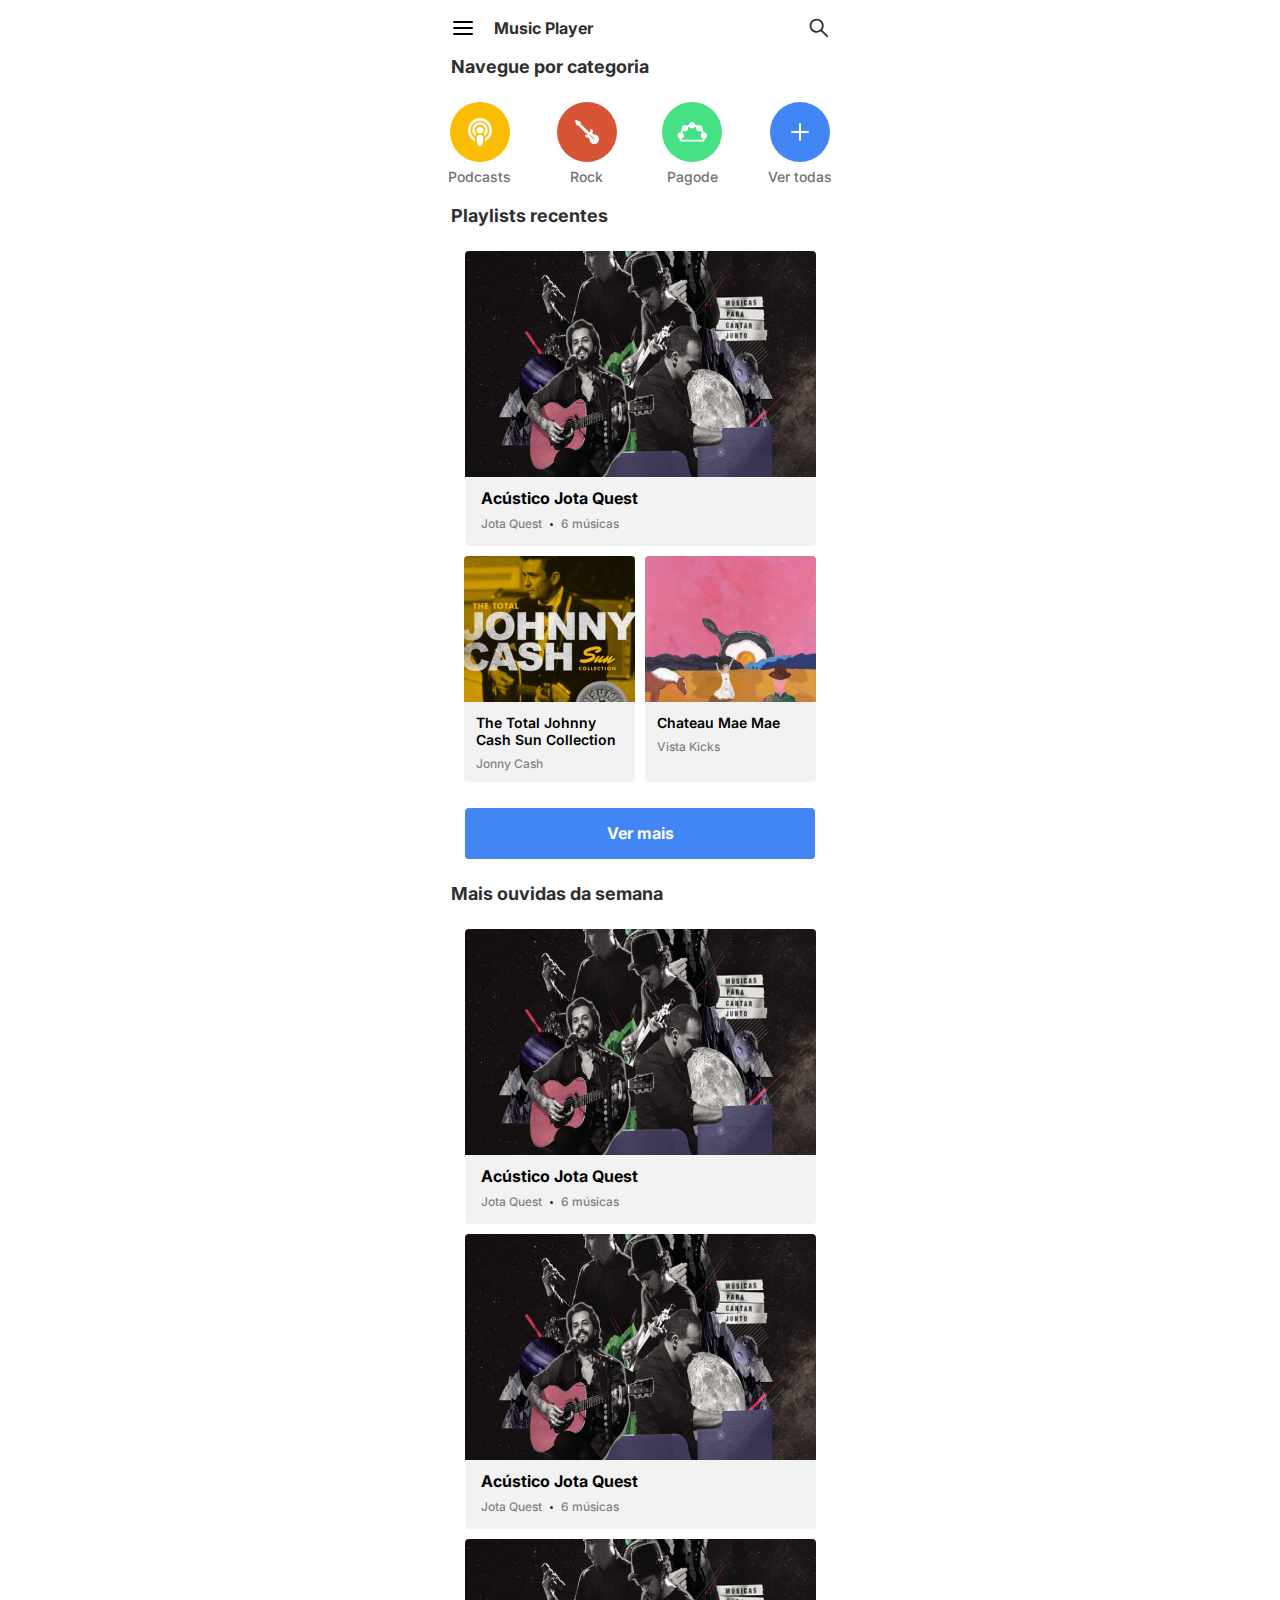
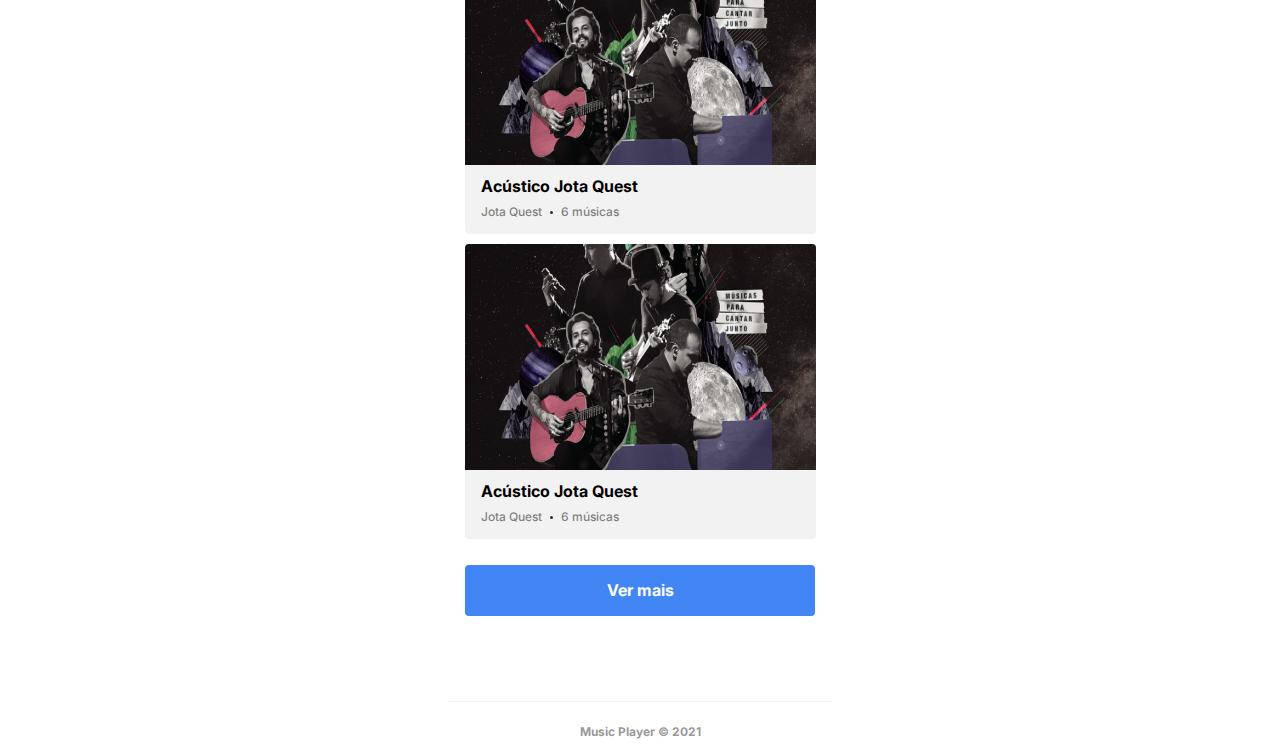
<file: index.html>
<!DOCTYPE html>
<html lang="pt-br">
  <head>
    <link rel="stylesheet" href="styles/pages/index.css" />
    <meta charset="UTF-8" />
    <meta http-equiv="X-UA-Compatible" content="IE=edge" />
    <meta name="viewport" content="width=device-width, initial-scale=1.0" />
    <title>Music Player App</title>
  </head>
  <body>
    <header class="menu-bar">
      <div class="menu-bar__left">
        <a href="#">
          <img src="assets/icons/menu.svg" alt="Menu" />
        </a>
        <h3 class="menu-bar__title">Music Player</h3>
      </div>
      <div class="menu-bar__right">
        <a class="menu-bar__search" href="#">
          <img src="assets/icons/search.svg" alt="Procurar" />
        </a>
      </div>
    </header>

    <section class="categories">
      <h2 class="section-title">Navegue por categoria</h2>
      <ul class="categories__list">
        <li class="categories__item">
          <div class="categories__icon categories__icon--podcasts">
            <img src="assets/icons/podcasts.svg" alt="Podcasts" />
          </div>
          <p class="categories__text">Podcasts</p>
        </li>
        <li class="categories__item">
          <div class="categories__icon categories__icon--rock">
            <img src="assets/icons/rock.svg" alt="Rock" />
          </div>
          <p class="categories__text">Rock</p>
        </li>
        <li class="categories__item">
          <div class="categories__icon categories__icon--pagode">
            <img src="assets/icons/pagode.svg" alt="Pagode" />
          </div>
          <p class="categories__text">Pagode</p>
        </li>
        <li class="categories__item">
          <div class="categories__icon categories__icon--all">
            <img src="assets/icons/plus.svg" alt="Ver mais" />
          </div>
          <p class="categories__text">Ver todas</p>
        </li>
      </ul>
    </section>

    <section class="recent-playlist">
      <h2 class="section-title">Playlists recentes</h2>
      <ul class="playlists">
        <a href="playlist.html">
          <li class="playlist-card">
            <img
              class="playlist-card__img"
              src="assets/images/playlist-cover1.png"
              alt="Jota Quest"
            />
            <div class="playlist-card__caption">
              <h3 class="playlist-card__title">Acústico Jota Quest</h3>
              <p class="paragraph-2 playlist-card__info">
                Jota Quest <span class="dot"></span> 6 músicas
              </p>
            </div>
          </li>
        </a>
        <ul class="playlists__row">
          <a>
            <li class="playlist-card playlist-card--small">
              <img
                class="playlist-card__img--small"
                src="assets/images/playlist-cover2.png"
                alt="Jota Quest"
              />
              <div class="playlist-card__caption--small">
                <h4 class="playlist-card__title">
                  The Total Johnny Cash Sun Collection
                </h4>
                <p class="paragraph-2 playlist-card__info">Jonny Cash</p>
              </div>
            </li>
          </a>
          <a>
            <li class="playlist-card playlist-card--small">
              <img
                class="playlist-card__img--small"
                src="assets/images/playlist-cover3.png"
                alt="Jota Quest"
              />
              <div class="playlist-card__caption--small">
                <h4 class="playlist-card__title">Chateau Mae Mae</h4>
                <p class="paragraph-2 playlist-card__info">Vista Kicks</p>
              </div>
            </li>
          </a>
        </ul>
      </ul>

      <div class="container">
        <button class="btn btn--normal">Ver mais</button>
      </div>
    </section>

    <section class="weekly-most-listened">
      <h2 class="section-title">Mais ouvidas da semana</h2>
      <ul class="playlists">
        <a href="playlist.html">
          <li class="playlist-card">
            <img
              class="playlist-card__img"
              src="assets/images/playlist-cover1.png"
              alt="Jota Quest"
            />
            <div class="playlist-card__caption">
              <h3 class="playlist-card__title">Acústico Jota Quest</h3>
              <p class="paragraph-2 playlist-card__info">
                Jota Quest <span class="dot"></span> 6 músicas
              </p>
            </div>
          </li>
        </a>
        <a href="playlist.html">
          <li class="playlist-card">
            <img
              class="playlist-card__img"
              src="assets/images/playlist-cover1.png"
              alt="Jota Quest"
            />
            <div class="playlist-card__caption">
              <h3 class="playlist-card__title">Acústico Jota Quest</h3>
              <p class="paragraph-2 playlist-card__info">
                Jota Quest <span class="dot"></span> 6 músicas
              </p>
            </div>
          </li>
        </a>
        <a href="playlist.html">
          <li class="playlist-card">
            <img
              class="playlist-card__img"
              src="assets/images/playlist-cover1.png"
              alt="Jota Quest"
            />
            <div class="playlist-card__caption">
              <h3 class="playlist-card__title">Acústico Jota Quest</h3>
              <p class="paragraph-2 playlist-card__info">
                Jota Quest <span class="dot"></span> 6 músicas
              </p>
            </div>
          </li>
        </a>
        <a href="playlist.html">
          <li class="playlist-card">
            <img
              class="playlist-card__img"
              src="assets/images/playlist-cover1.png"
              alt="Jota Quest"
            />
            <div class="playlist-card__caption">
              <h3 class="playlist-card__title">Acústico Jota Quest</h3>
              <p class="paragraph-2 playlist-card__info">
                Jota Quest <span class="dot"></span> 6 músicas
              </p>
            </div>
          </li>
        </a>
      </ul>

      <div class="container">
        <button class="btn btn--normal">Ver mais</button>
      </div>
    </section>

    <footer class="footer">
      <hr class="horizontal-line" />
      <p class="footer-text">Music Player &copy; 2021</p>
    </footer>
  </body>
</html>
</file>
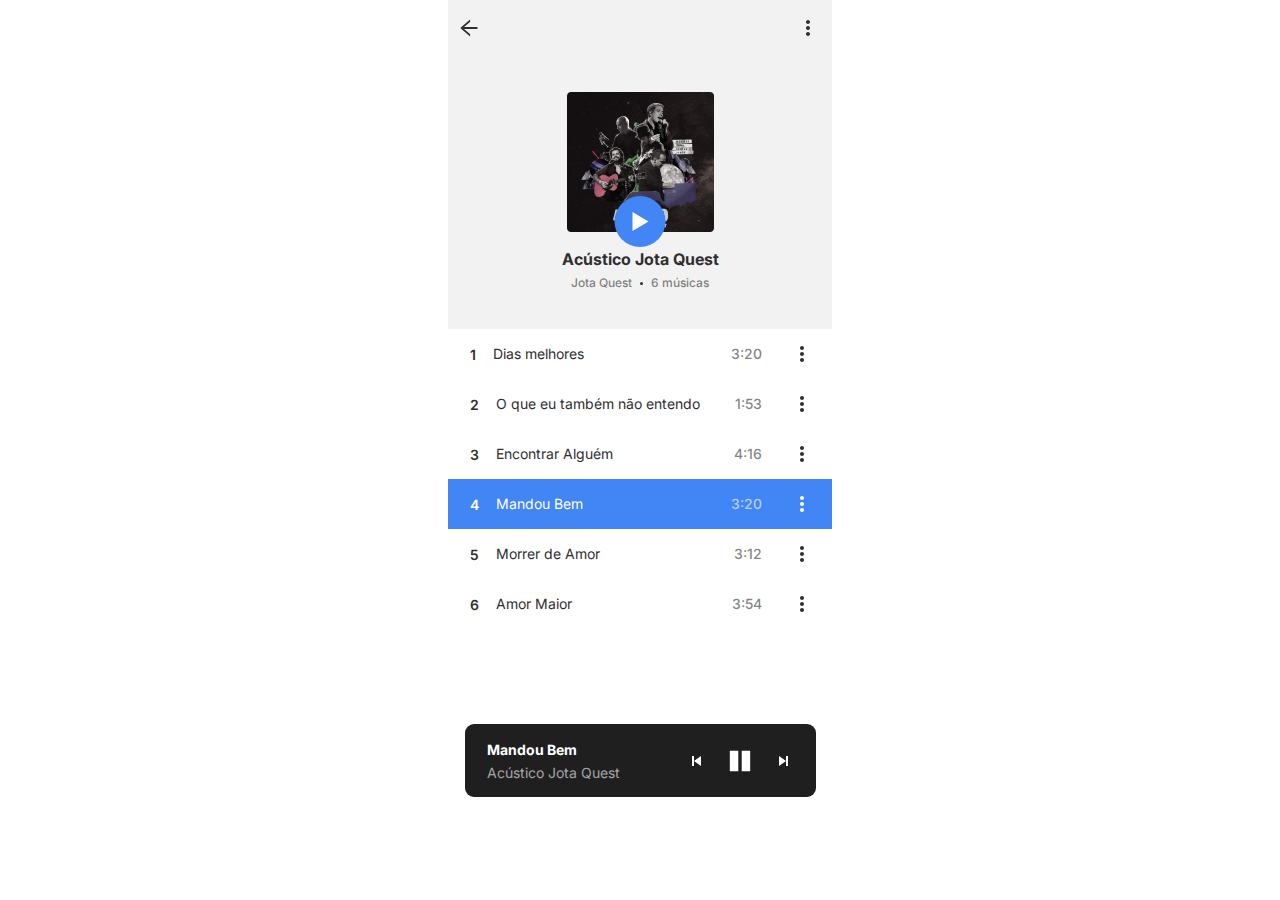
<file: playlist.html>
<!DOCTYPE html>
<html lang="pt-br">
  <head>
    <link rel="stylesheet" href="styles/pages/playlist.css" />
    <meta charset="UTF-8" />
    <meta http-equiv="X-UA-Compatible" content="IE=edge" />
    <meta name="viewport" content="width=device-width, initial-scale=1.0" />
    <title>Playlist | Music Player App</title>
  </head>
  <body>
    <header class="menu-bar menu-bar--playlist">
      <div class="menu-bar__left">
        <a href="index.html">
          <img src="assets/icons/arrow-left.svg" alt="Voltar" />
        </a>
      </div>
      <div class="menu-bar__right">
        <a href="#">
          <img src="assets/icons/more-dots-vertical.svg" alt="Mais" />
        </a>
      </div>
    </header>

    <div class="playlist-cover">
      <div class="playlist-cover__top">
        <img
          class="playlist-cover__img"
          src="assets/images/playlist-cover1-small.png"
          alt="Capa Jota Quest"
        />
        <button class="playlist-cover__play">
          <img src="assets/icons/play.svg" alt="Play" />
        </button>
      </div>
      <div class="playlist-cover__caption">
        <h3 class="playlist-cover__title">Acústico Jota Quest</h3>
        <p class="paragraph-2 playlist-cover__info">
          Jota Quest <span class="dot"></span> 6 músicas
        </p>
      </div>
    </div>

    <div class="playlist">
      <div class="playlist-item">
        <div class="playlist-item__left">
          <h4 class="playlist-item__index">1</h4>
          <p class="paragraph-1 playlist-item__title">Dias melhores</p>
        </div>
        <div class="playlist-item__right">
          <span class="paragraph-1 playlist-item__duration">3:20</span>
          <button class="playlist-item__controls">
            <img src="assets/icons/more-dots-vertical.svg" alt="Controles" />
          </button>
        </div>
      </div>

      <div class="playlist-item">
        <div class="playlist-item__left">
          <h4 class="playlist-item__index">2</h4>
          <p class="paragraph-1 playlist-item__title">
            O que eu também não entendo
          </p>
        </div>
        <div class="playlist-item__right">
          <span class="paragraph-1 playlist-item__duration">1:53</span>
          <button class="playlist-item__controls">
            <img src="assets/icons/more-dots-vertical.svg" alt="Controles" />
          </button>
        </div>
      </div>

      <div class="playlist-item">
        <div class="playlist-item__left">
          <h4 class="playlist-item__index">3</h4>
          <p class="paragraph-1 playlist-item__title">Encontrar Alguém</p>
        </div>
        <div class="playlist-item__right">
          <span class="paragraph-1 playlist-item__duration">4:16</span>
          <button class="playlist-item__controls">
            <img src="assets/icons/more-dots-vertical.svg" alt="Controles" />
          </button>
        </div>
      </div>

      <div class="playlist-item playlist-item--active">
        <div class="playlist-item__left">
          <h4 class="playlist-item__index">4</h4>
          <p class="paragraph-1 playlist-item__title">Mandou Bem</p>
        </div>
        <div class="playlist-item__right">
          <span
            class="
              paragraph-1
              playlist-item__duration playlist-item__duration--active
            "
            >3:20</span
          >
          <button class="playlist-item__controls">
            <img
              src="assets/icons/more-dots-vertical-white.svg"
              alt="Controles"
            />
          </button>
        </div>
      </div>

      <div class="playlist-item">
        <div class="playlist-item__left">
          <h4 class="playlist-item__index">5</h4>
          <p class="paragraph-1 playlist-item__title">Morrer de Amor</p>
        </div>
        <div class="playlist-item__right">
          <span class="paragraph-1 playlist-item__duration">3:12</span>
          <button class="playlist-item__controls">
            <img src="assets/icons/more-dots-vertical.svg" alt="Controles" />
          </button>
        </div>
      </div>

      <div class="playlist-item">
        <div class="playlist-item__left">
          <h4 class="playlist-item__index">6</h4>
          <p class="paragraph-1 playlist-item__title">Amor Maior</p>
        </div>
        <div class="playlist-item__right">
          <span class="paragraph-1 playlist-item__duration">3:54</span>
          <button class="playlist-item__controls">
            <img src="assets/icons/more-dots-vertical.svg" alt="Controles" />
          </button>
        </div>
      </div>
    </div>

    <div class="music-player">
      <div class="music-player__left">
        <h4 class="music-player__title">Mandou Bem</h4>
        <p class="music-player__subtitle">Acústico Jota Quest</p>
      </div>
      <div class="music-player__right">
        <div class="music-player__controls">
          <button class="music-player__backwards">
            <img src="assets/icons/backwards.svg" alt="Voltar" />
          </button>
          <button class="music-player__toggle">
            <img src="assets/icons/pause.svg" alt="Pausar/Tocar" />
          </button>
          <button class="music-player__forwards">
            <img src="assets/icons/forwards.svg" alt="Avançar" />
          </button>
        </div>
      </div>
    </div>
  </body>
</html>
</file>
<file: styles/pages/index.css>
@import '../utils/reset.css';
@import '../utils/general.css';
@import '../utils/typography.css';

@import '../components/menu-bar.css';
@import '../components/categories.css';
@import '../components/button.css';
@import '../components/playlist-card.css';
</file>
<file: styles/pages/playlist.css>
@import '../utils/reset.css';
@import '../utils/general.css';
@import '../utils/typography.css';

@import '../components/menu-bar.css';
@import '../components/playlist-cover.css';
@import '../components/playlist-item.css';
@import '../components/music-player.css';

body {
  margin: auto;
}
</file>
